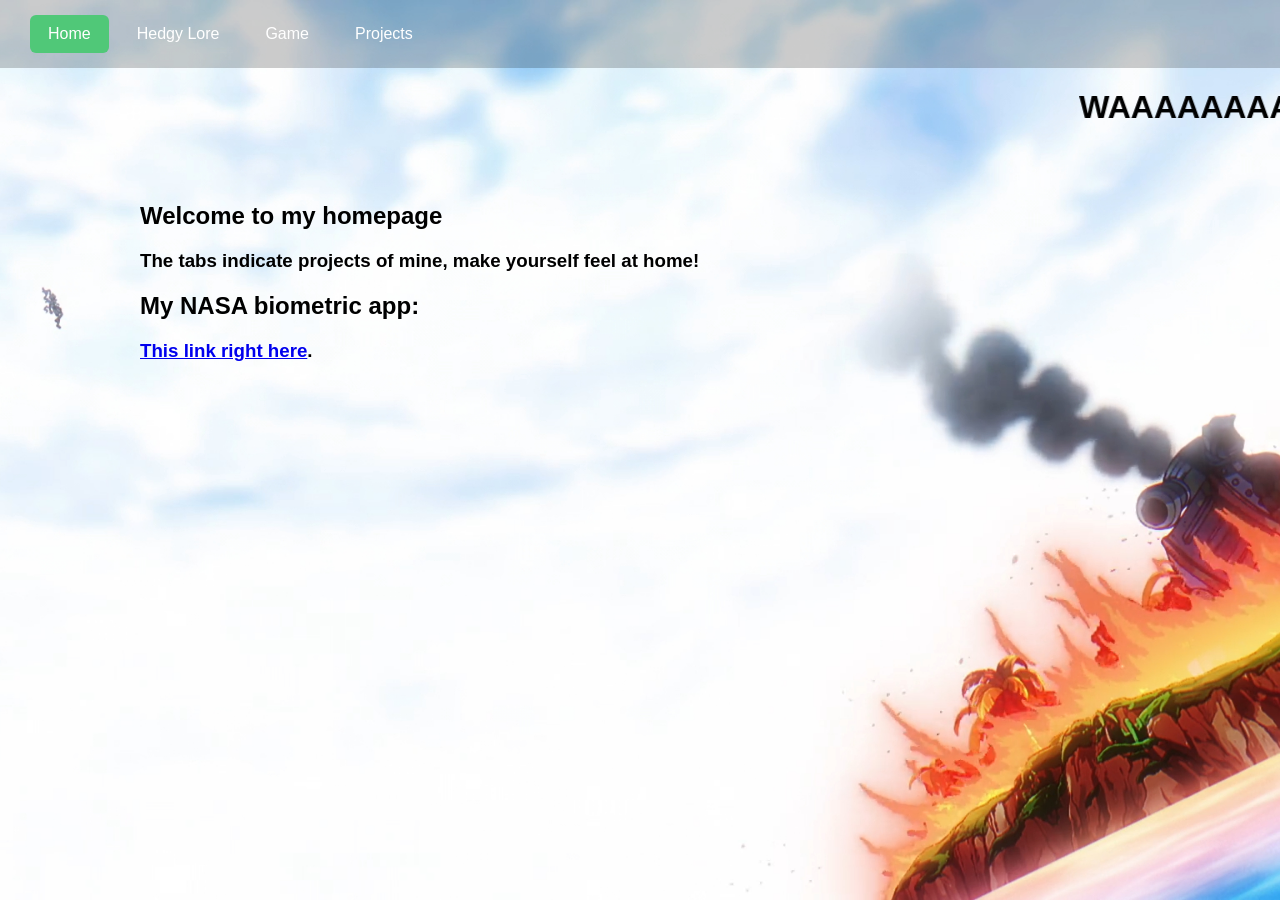
<file: index.html>
<!DOCTYPE html>
<html lang="en">
<head>
  <meta charset="UTF-8">
  <meta name="viewport" content="width=device-width, initial-scale=1.0">

  <title>Fisch</title>

  <style>
    body {
      background-image: url("bg1P.jpg");
      background-size: cover;
      background-position: center;
      background-attachment: fixed;

      min-height: 100vh;
      margin: 0;
      font-family: Arial, sans-serif;
      color: black;
    }

    nav {
      display: flex;
      gap: 10px;
      padding: 15px 30px;
      background-color: rgba(0, 0, 0, 0.2);
    }

    nav a {
      color: white;
      text-decoration: none;
      padding: 10px 18px;
      border-radius: 6px;
    }

    nav a:hover,
    nav a.active {
      background-color: #50C878;
    }

    main {
      max-width: 1000px;
      margin: auto;
      padding: 30px;
      background-color: transparent;
    }

    iframe {
      max-width: 100%;
    }

    .full-marquee {
      display: block;
      width: 100%;
    }
  </style>
</head>

<body>
  <nav>
    <a class="active" href="index.html">Home</a>
    <a href="hedgy.html">Hedgy Lore</a>
    <a href="game.html">Game</a>
    <a href="projects.html">Projects</a>
  </nav>

  <marquee scrollamount="16"> <h1><span>WAAAAAAAAAHHHHHHHHHHHHHH</span></h1> </marquee>

  <main>
    
    <h2>Welcome to my homepage</h2>

    <h3>The tabs indicate projects of mine, make yourself feel at home!</h3>

    <h2>My NASA biometric app:</h2>

    <h3><a href="https://ish-2601.github.io/Space-App-Med/">This link right here</a>.</h3>

      </div>
    </div>
  </main>
</body>
</html>
</file>
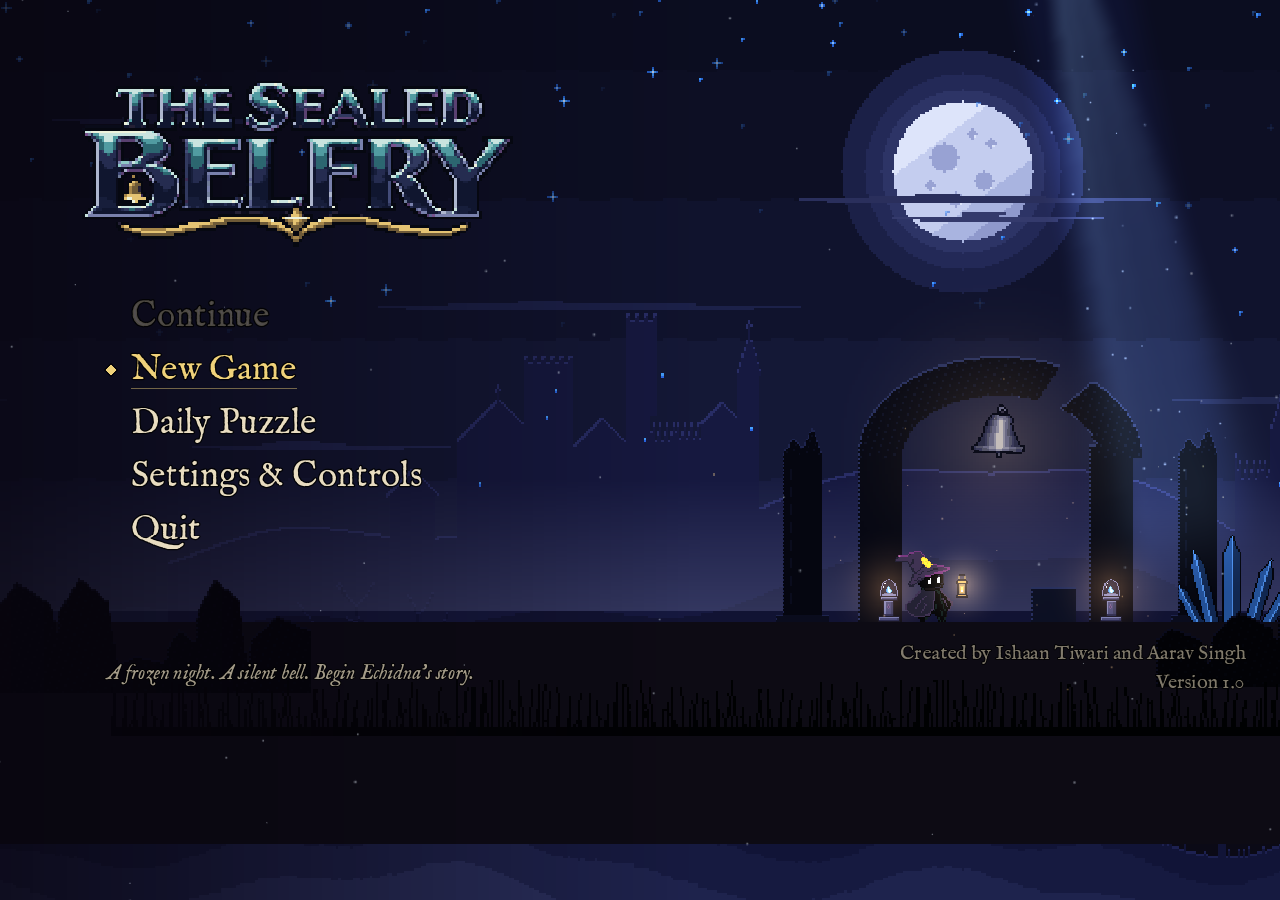
<file: sealed-belfry/index.html>
<!DOCTYPE html>
<html lang="en">
	<head>
		<meta charset="utf-8">
		<meta name="viewport" content="width=device-width, user-scalable=no, initial-scale=1.0">
		<title>The Sealed Belfry</title>
		<style>
html, body, #canvas {
	margin: 0;
	padding: 0;
	border: 0;
}

body {
	color: white;
	background-color: black;
	overflow: hidden;
	touch-action: none;
}

#canvas {
	display: block;
}

#canvas:focus {
	outline: none;
}

#status, #status-splash, #status-progress {
	position: absolute;
	left: 0;
	right: 0;
}

#status, #status-splash {
	top: 0;
	bottom: 0;
}

#status {
	background-color: #000000;
	display: flex;
	flex-direction: column;
	justify-content: center;
	align-items: center;
	visibility: hidden;
}

#status-splash {
	max-height: 100%;
	max-width: 100%;
	margin: auto;
}

#status-splash.show-image--false {
	display: none;
}

#status-splash.fullsize--true {
	height: 100%;
	width: 100%;
	object-fit: contain;
}

#status-splash.use-filter--false {
	image-rendering: pixelated;
}

#status-progress, #status-notice {
	display: none;
}

#status-progress {
	bottom: 10%;
	width: 50%;
	margin: 0 auto;
}

#status-notice {
	background-color: #5b3943;
	border-radius: 0.5rem;
	border: 1px solid #9b3943;
	color: #e0e0e0;
	font-family: 'Noto Sans', 'Droid Sans', Arial, sans-serif;
	line-height: 1.3;
	margin: 0 2rem;
	overflow: hidden;
	padding: 1rem;
	text-align: center;
	z-index: 1;
}
		</style>
		<link id="-gd-engine-icon" rel="icon" type="image/png" href="index.icon.png" />
<link rel="apple-touch-icon" href="index.apple-touch-icon.png"/>

	</head>
	<body>
		<canvas id="canvas">
			Your browser does not support the canvas tag.
		</canvas>

		<noscript>
			Your browser does not support JavaScript.
		</noscript>

		<div id="status">
			<img id="status-splash" class="show-image--true fullsize--true use-filter--false" src="index.png" alt="">
			<progress id="status-progress"></progress>
			<div id="status-notice"></div>
		</div>

		<script src="index.js"></script>
		<script>
const GODOT_CONFIG = {"args":[],"canvasResizePolicy":2,"emscriptenPoolSize":8,"ensureCrossOriginIsolationHeaders":true,"executable":"index","experimentalVK":false,"fileSizes":{"index.pck":8218424,"index.wasm":39514754},"focusCanvas":true,"gdextensionLibs":[],"godotPoolSize":4};
const GODOT_THREADS_ENABLED = false;
const engine = new Engine(GODOT_CONFIG);

(function () {
	const statusOverlay = document.getElementById('status');
	const statusProgress = document.getElementById('status-progress');
	const statusNotice = document.getElementById('status-notice');

	let initializing = true;
	let statusMode = '';

	function setStatusMode(mode) {
		if (statusMode === mode || !initializing) {
			return;
		}
		if (mode === 'hidden') {
			statusOverlay.remove();
			initializing = false;
			return;
		}
		statusOverlay.style.visibility = 'visible';
		statusProgress.style.display = mode === 'progress' ? 'block' : 'none';
		statusNotice.style.display = mode === 'notice' ? 'block' : 'none';
		statusMode = mode;
	}

	function setStatusNotice(text) {
		while (statusNotice.lastChild) {
			statusNotice.removeChild(statusNotice.lastChild);
		}
		const lines = text.split('\n');
		lines.forEach((line) => {
			statusNotice.appendChild(document.createTextNode(line));
			statusNotice.appendChild(document.createElement('br'));
		});
	}

	function displayFailureNotice(err) {
		console.error(err);
		if (err instanceof Error) {
			setStatusNotice(err.message);
		} else if (typeof err === 'string') {
			setStatusNotice(err);
		} else {
			setStatusNotice('An unknown error occurred.');
		}
		setStatusMode('notice');
		initializing = false;
	}

	const missing = Engine.getMissingFeatures({
		threads: GODOT_THREADS_ENABLED,
	});

	if (missing.length !== 0) {
		if (GODOT_CONFIG['serviceWorker'] && GODOT_CONFIG['ensureCrossOriginIsolationHeaders'] && 'serviceWorker' in navigator) {
			let serviceWorkerRegistrationPromise;
			try {
				serviceWorkerRegistrationPromise = navigator.serviceWorker.getRegistration();
			} catch (err) {
				serviceWorkerRegistrationPromise = Promise.reject(new Error('Service worker registration failed.'));
			}
			// There's a chance that installing the service worker would fix the issue
			Promise.race([
				serviceWorkerRegistrationPromise.then((registration) => {
					if (registration != null) {
						return Promise.reject(new Error('Service worker already exists.'));
					}
					return registration;
				}).then(() => engine.installServiceWorker()),
				// For some reason, `getRegistration()` can stall
				new Promise((resolve) => {
					setTimeout(() => resolve(), 2000);
				}),
			]).then(() => {
				// Reload if there was no error.
				window.location.reload();
			}).catch((err) => {
				console.error('Error while registering service worker:', err);
			});
		} else {
			// Display the message as usual
			const missingMsg = 'Error\nThe following features required to run Godot projects on the Web are missing:\n';
			displayFailureNotice(missingMsg + missing.join('\n'));
		}
	} else {
		setStatusMode('progress');
		engine.startGame({
			'onProgress': function (current, total) {
				if (current > 0 && total > 0) {
					statusProgress.value = current;
					statusProgress.max = total;
				} else {
					statusProgress.removeAttribute('value');
					statusProgress.removeAttribute('max');
				}
			},
		}).then(() => {
			setStatusMode('hidden');
		}, displayFailureNotice);
	}
}());
		</script>
	</body>
</html>
</file>
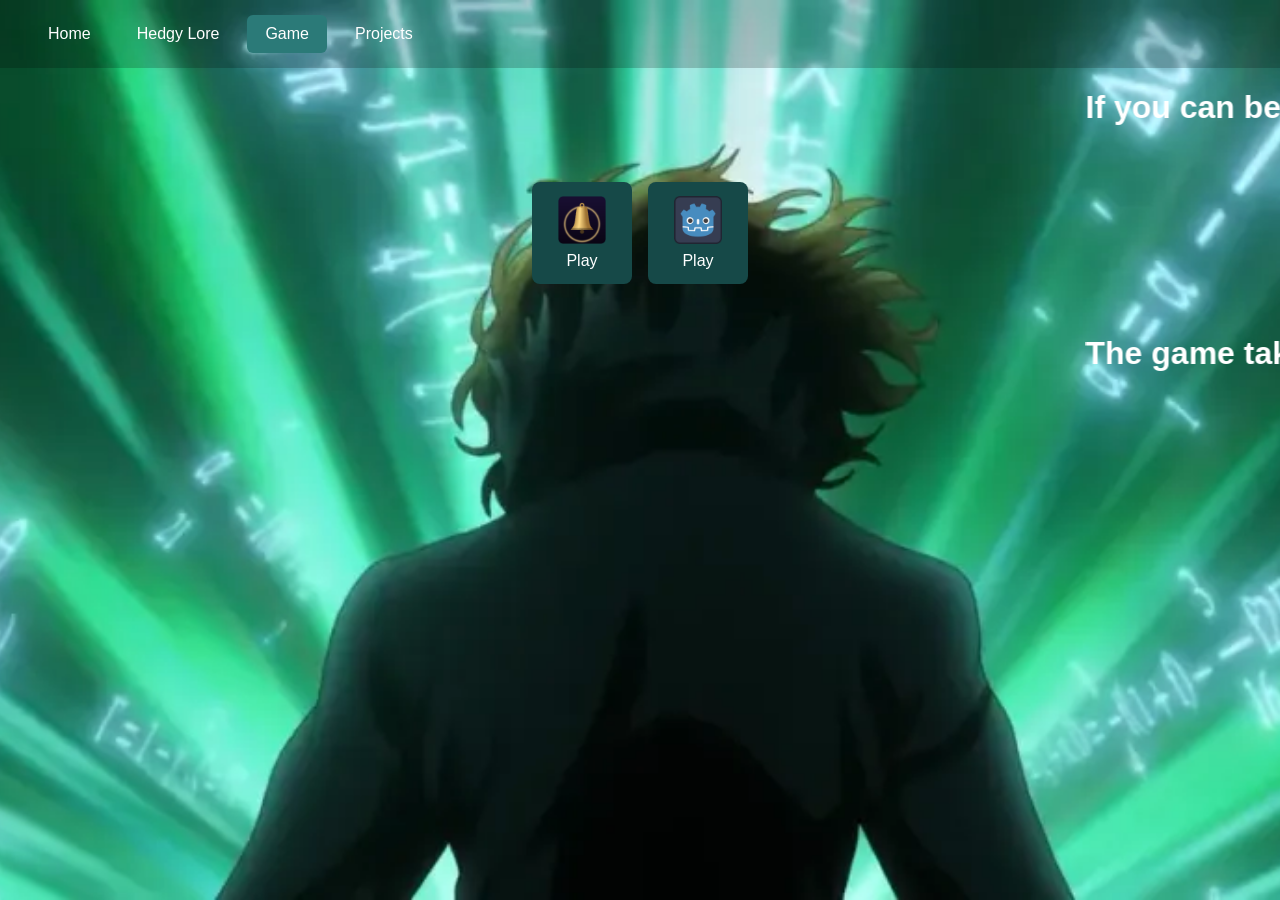
<file: game.html>
<!DOCTYPE html>
<html lang="en">
<head>
  <meta charset="UTF-8">
  <meta name="viewport" content="width=device-width, initial-scale=1.0">

  <title>Inconspicuous Homework</title>

  <style>
    body {
      background-image: url("G.png");
      background-size: cover;
      background-position: center;
      background-attachment: fixed;

      min-height: 100vh;
      margin: 0;
      font-family: Arial, sans-serif;
      color: white;
    }

    nav {
      display: flex;
      gap: 10px;
      padding: 15px 30px;
      background-color: rgba(0, 0, 0, 0.2);
    }

    nav a {
      color: white;
      text-decoration: none;
      padding: 10px 18px;
      border-radius: 6px;
    }

    nav a:hover,
    nav a.active {
      background-color: #2B7A78;
    }

    main {
      max-width: 1000px;
      margin: auto;
      padding: 30px;
      background-color: transparent;
    }

    .game-options {
      display: flex;
      justify-content: center;
      flex-wrap: wrap;
      gap: 16px;
    }

    .game-options button {
      display: grid;
      justify-items: center;
      gap: 8px;
      min-width: 100px;
      padding: 12px 16px;
      border: 2px solid transparent;
      border-radius: 8px;
      background: #164948;
      color: white;
      font: inherit;
      cursor: pointer;
    }

    .game-options button:hover,
    .game-options button[aria-pressed="true"] {
      background: #2B7A78;
      border-color: white;
    }

    .game-options img {
      width: 48px;
      height: 48px;
    }

    .game-player iframe {
      display: block;
      width: 100%;
      max-width: 960px;
      aspect-ratio: 16 / 9;
      margin: 20px auto 0;
      border: none;
      background-color: black;
    }
  </style>
</head>

<body>
  <nav>
    <a href="index.html">Home</a>
    <a href="hedgy.html">Hedgy Lore</a>
    <a class="active" href="game.html">Game</a>
    <a href="projects.html">Projects</a>
  </nav>
  
  <marquee scrollamount="16"><h1><span>If you can beat this game I'll be shocked</span></h1></marquee>
  
  <main>
    <div class="game-options">
      <button type="button" data-game="sealed-belfry/index.html" aria-label="Play The Sealed Belfry" aria-controls="game-player" aria-pressed="false">
        <img src="sealed-belfry/index.icon.png" alt="" width="48" height="48">
        Play
      </button>
      <button type="button" data-game="game-build/index.html" aria-label="Play Hackathon Project" aria-controls="game-player" aria-pressed="false">
        <img src="game-build/index.icon.png" alt="" width="48" height="48">
        Play
      </button>
    </div>

    <div class="game-player" id="game-player"></div>
  </main>

  <marquee scrollamount="16"><h1><span>The game takes a really long time to load on first visit, please be extremely patient!</span></h1></marquee>
  
  <script>
    "use strict";

    const player = document.querySelector("#game-player");
    const playButtons = document.querySelectorAll(".game-options button");

    for (const button of playButtons) {
      button.addEventListener("click", () => {
        if (button.getAttribute("aria-pressed") === "true") return;

        const frame = document.createElement("iframe");
        frame.title = button.getAttribute("aria-label");
        frame.allow = "autoplay; fullscreen";
        frame.allowFullscreen = true;
        frame.src = button.dataset.game;
        player.replaceChildren(frame);

        for (const playButton of playButtons) {
          playButton.setAttribute("aria-pressed", String(playButton === button));
        }
      });
    }
  </script>
</body>
</html>
</file>
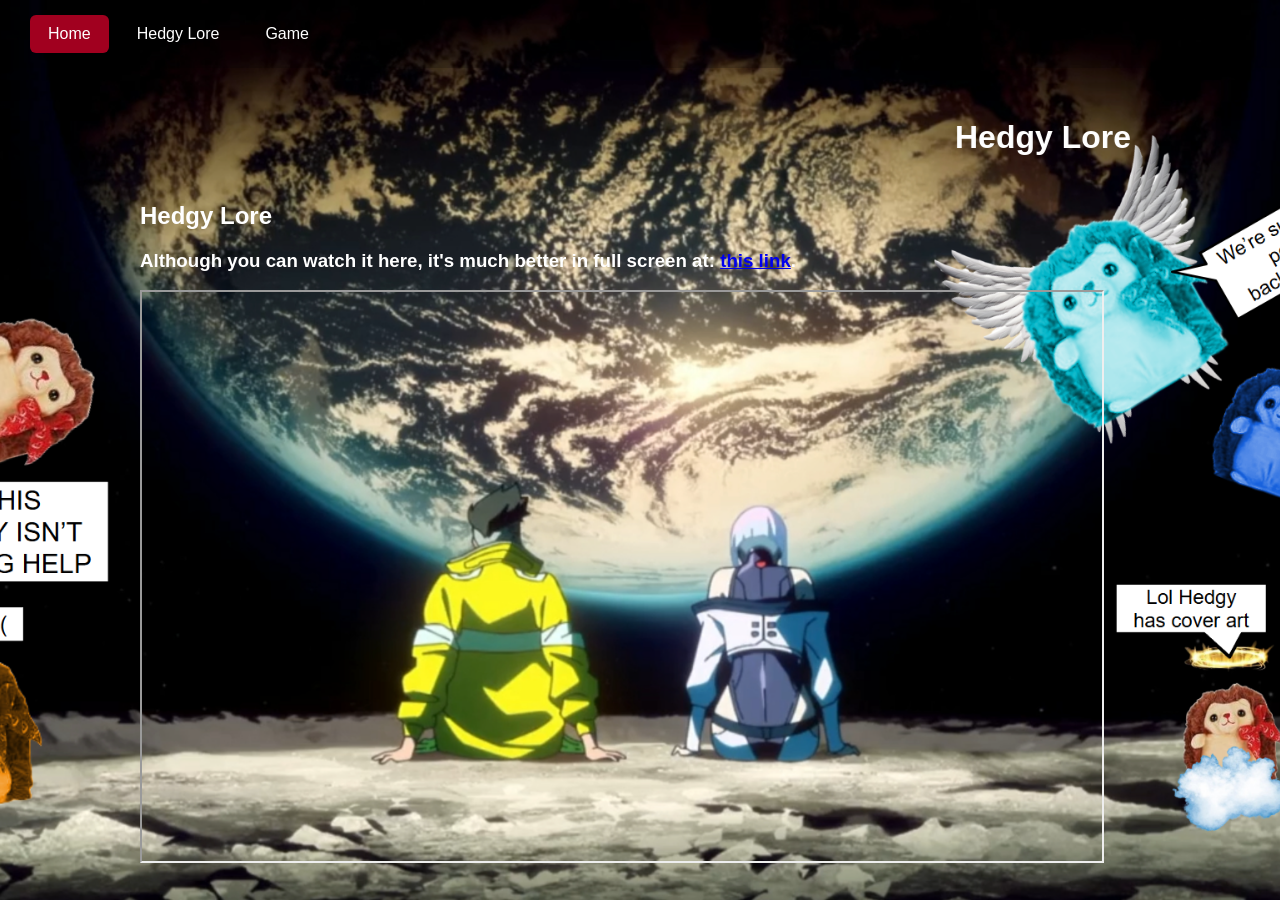
<file: hdgy.html>
<!DOCTYPE html>
<html lang="en">
<head>
  <meta charset="UTF-8">
  <meta name="viewport" content="width=device-width, initial-scale=1.0">

  <title>Fisch</title>

  <style>
    body {
      background-image: url("HL.png");
      background-size: cover;
      background-position: center;
      background-attachment: fixed;

      min-height: 100vh;
      margin: 0;
      font-family: Arial, sans-serif;
      color: white;
    }

    nav {
      display: flex;
      gap: 10px;
      padding: 15px 30px;
      background-color: rgba(0, 0, 0, 0.2);
    }

    nav a {
      color: white;
      text-decoration: none;
      padding: 10px 18px;
      border-radius: 6px;
    }

    nav a:hover,
    nav a.active {
      background-color: #A1001F;
    }

    main {
      max-width: 1000px;
      margin: auto;
      padding: 30px;
      background-color: transparent;
    }

    iframe {
      max-width: 100%;
    }

  </style>
</head>

<body>
  <nav>
    <a class="active" href="index.html">Home</a>
    <a href="hedgy.html">Hedgy Lore</a>
    <a href="game/">Game</a>
  </nav>

  <main>
    <marquee scrollamount="16"><h1><span>Hedgy Lore is a labor of love in the making by yours truly</span></h1></marquee>

    <h2>Hedgy Lore</h2>

    <h3>
      Although you can watch it here, it's much better in full screen at:
      <a href="https://docs.google.com/presentation/d/e/2PACX-1vQfvQ3gxWR2er2-Oc4E1vSGHHC9htc4C4mqv3OQZbJFIILeoyK8N1IsWemwjJwEGKY2fsskquh_T1fz/pub?start=true&loop=false&delayms=15000">this link</a>.
    </h3>

    <iframe src="https://docs.google.com/presentation/d/e/2PACX-1vQfvQ3gxWR2er2-Oc4E1vSGHHC9htc4C4mqv3OQZbJFIILeoyK8N1IsWemwjJwEGKY2fsskquh_T1fz/pubembed?start=false&loop=false&delayms=3000" frameborder="3" width="960" height="569" allowfullscreen="true" mozallowfullscreen="true" webkitallowfullscreen="true"></iframe>

  </main>
</body>
</html>
</file>
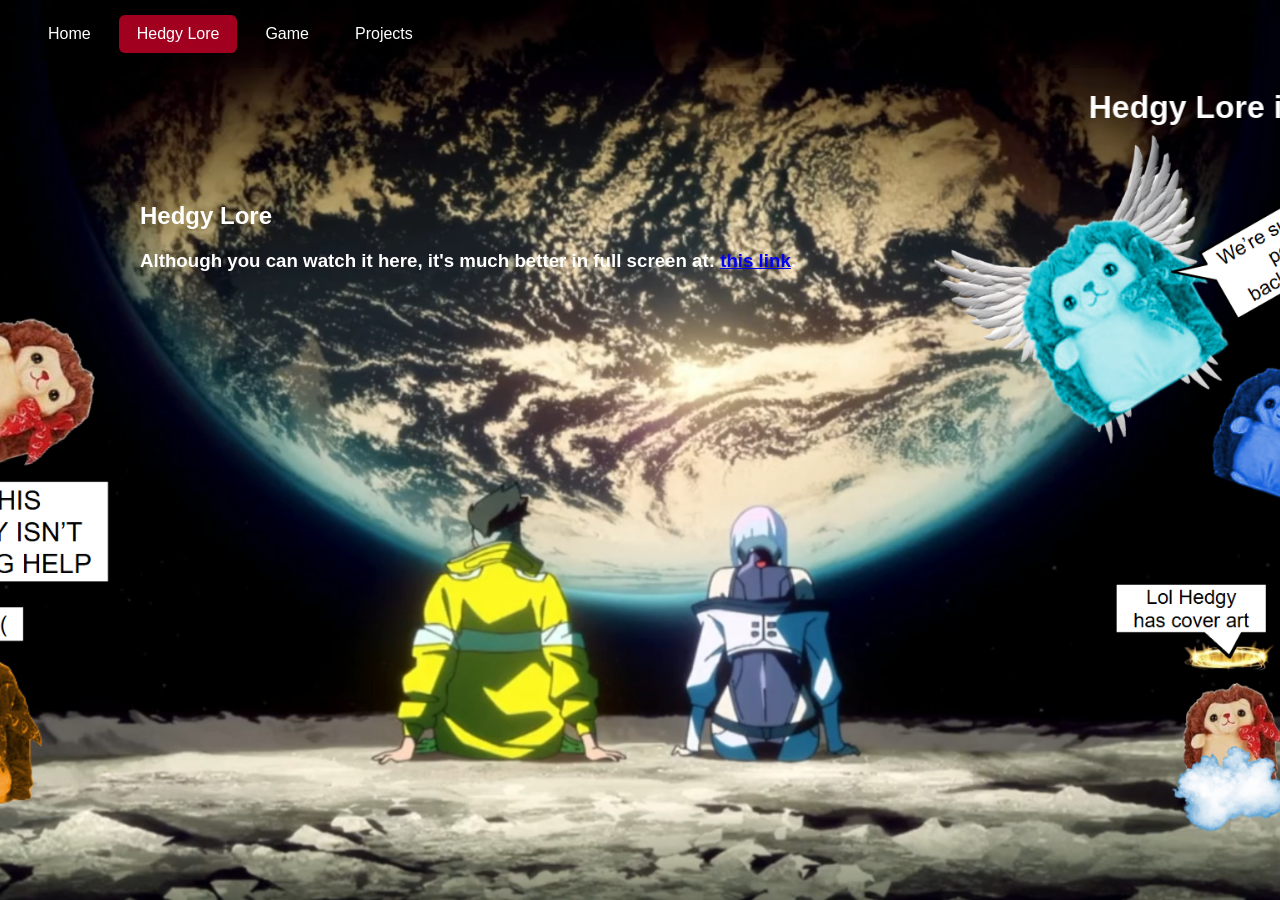
<file: hedgy.html>
<!DOCTYPE html>
<html lang="en">
<head>
  <meta charset="UTF-8">
  <meta name="viewport" content="width=device-width, initial-scale=1.0">

  <title>Peak Content</title>

  <style>
    body {
      background-image: url("HL.png");
      background-size: cover;
      background-position: center;
      background-attachment: fixed;

      min-height: 100vh;
      margin: 0;
      font-family: Arial, sans-serif;
      color: white;
    }

    nav {
      display: flex;
      gap: 10px;
      padding: 15px 30px;
      background-color: rgba(0, 0, 0, 0.2);
    }

    nav a {
      color: white;
      text-decoration: none;
      padding: 10px 18px;
      border-radius: 6px;
    }

    nav a:hover,
    nav a.active {
      background-color: #A1001F;
    }

    main {
      max-width: 1000px;
      margin: auto;
      padding: 30px;
      background-color: transparent;
    }

    iframe {
      max-width: 100%;
    }
    
    .full-marquee {
      display: block;
      width: 100%;
    }

  </style>
</head>

<body>
  <nav>
    <a href="index.html">Home</a>
    <a class="active" href="hedgy.html">Hedgy Lore</a>
    <a href="game.html">Game</a>
    <a href="projects.html">Projects</a>
  </nav>

  <marquee scrollamount="16"><h1><span>Hedgy Lore is a labor of love in the making by yours truly</span></h1></marquee>
  
  <main>

    <h2>Hedgy Lore</h2>

    <h3>
      Although you can watch it here, it's much better in full screen at:
      <a href="https://docs.google.com/presentation/d/e/2PACX-1vQfvQ3gxWR2er2-Oc4E1vSGHHC9htc4C4mqv3OQZbJFIILeoyK8N1IsWemwjJwEGKY2fsskquh_T1fz/pub?start=true&loop=false&delayms=15000">this link</a>.
    </h3>

    <iframe src="https://docs.google.com/presentation/d/e/2PACX-1vQfvQ3gxWR2er2-Oc4E1vSGHHC9htc4C4mqv3OQZbJFIILeoyK8N1IsWemwjJwEGKY2fsskquh_T1fz/pubembed?start=false&loop=false&delayms=3000" frameborder="0" width="960" height="569" allowfullscreen="true" mozallowfullscreen="true" webkitallowfullscreen="true"></iframe>

  </main>
</body>
</html>
</file>
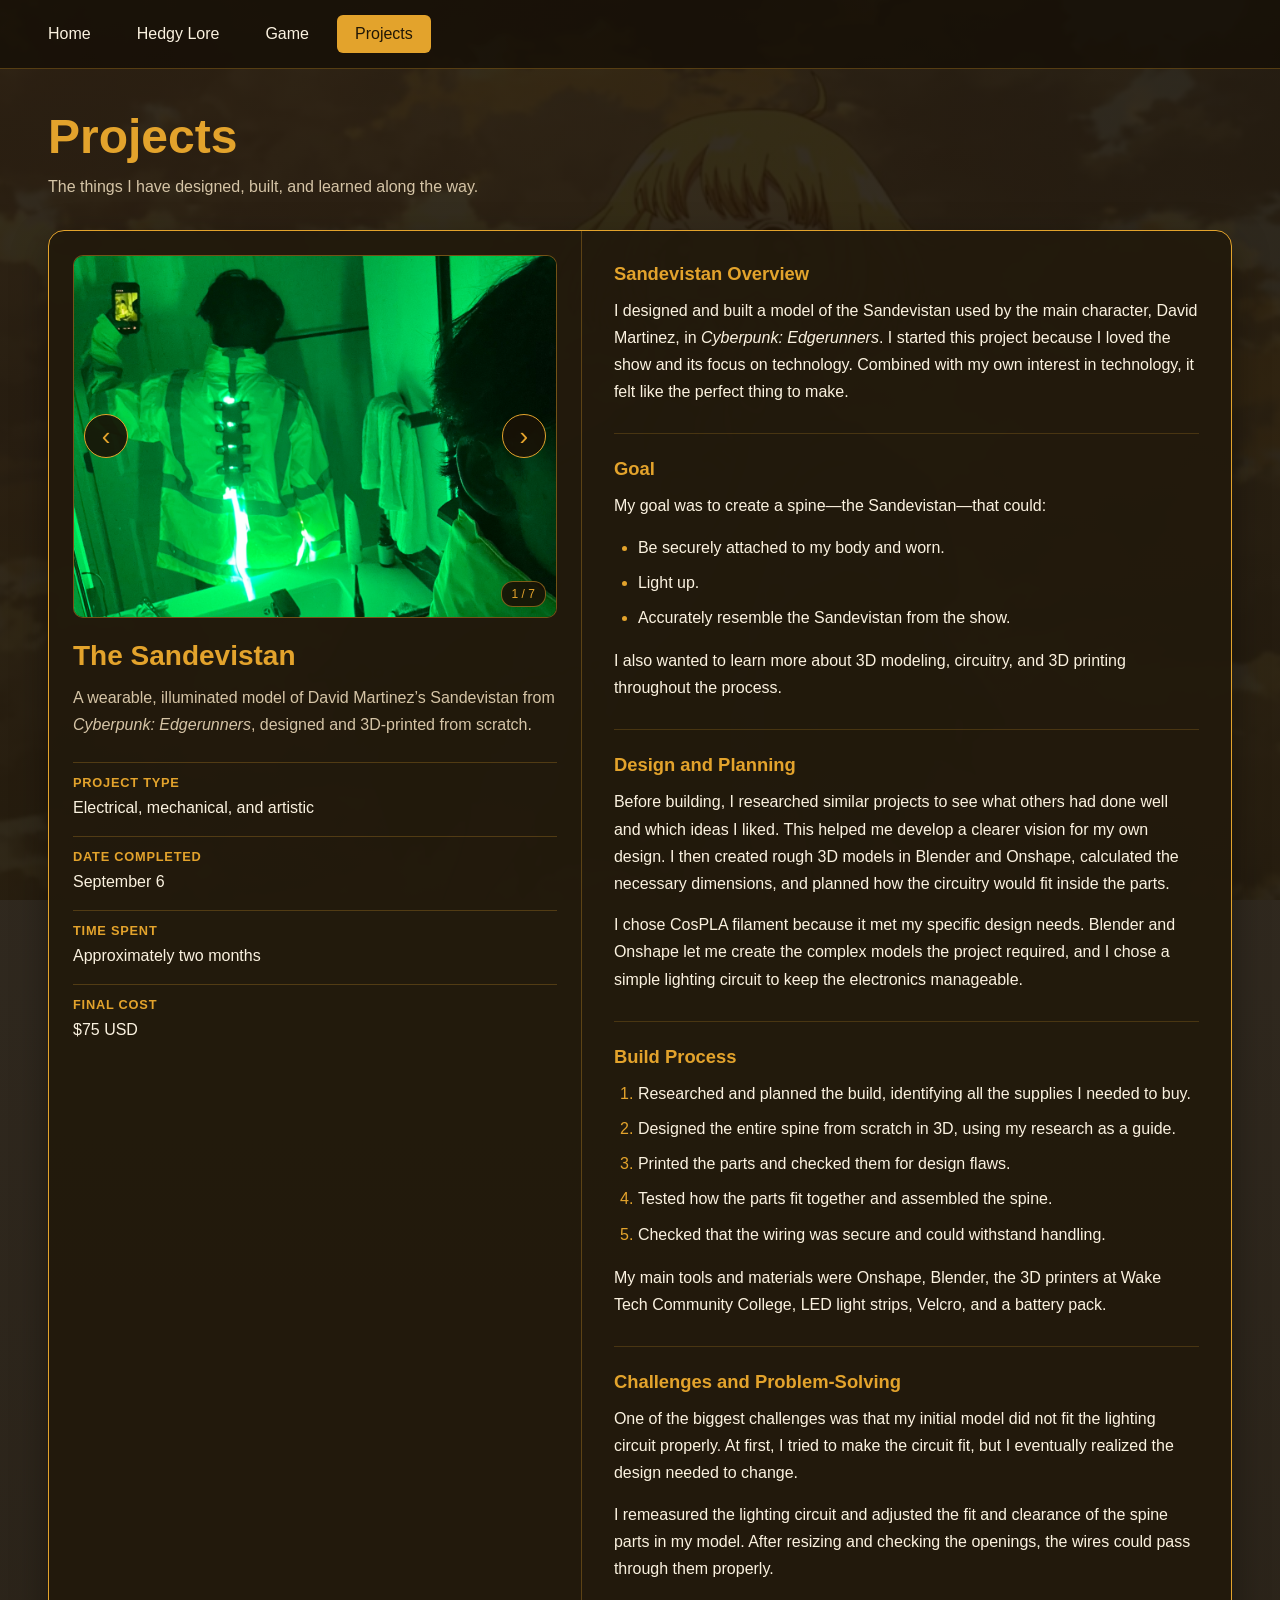
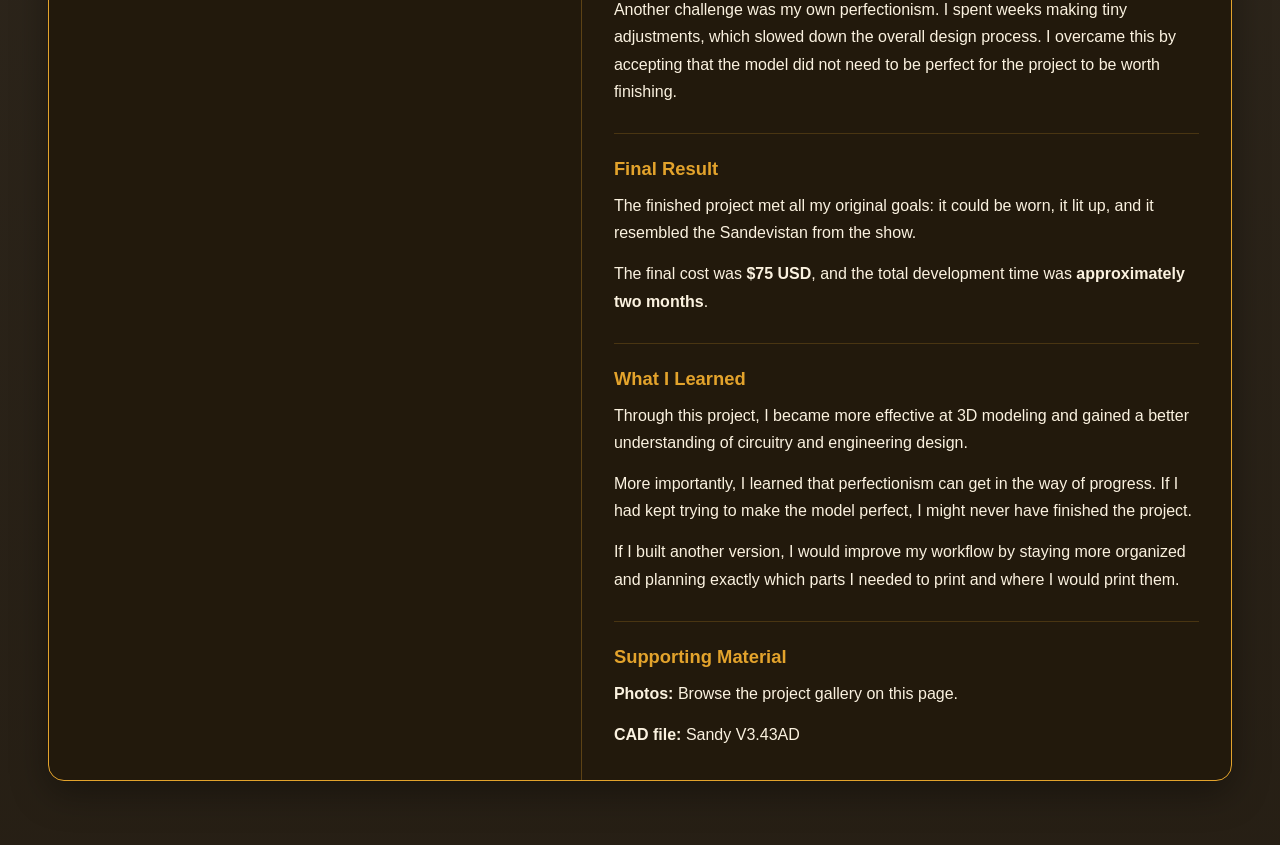
<file: projects.html>
<!DOCTYPE html>
<html lang="en">
<head>
  <meta charset="UTF-8">
  <meta name="viewport" content="width=device-width, initial-scale=1.0">

  <title>Projects</title>

  <style>
    :root {
      --accent: #E3A32C;
      --text: #FBF2E0;
      --muted: #D5C4A6;
    }

    * { box-sizing: border-box; }

    body {
      background: linear-gradient(rgba(25, 17, 6, 0.88), rgba(25, 17, 6, 0.94)), url("PB.jpg") center / cover fixed;
      min-height: 100vh;
      margin: 0;
      font-family: Arial, sans-serif;
      color: var(--text);
    }

    nav {
      display: flex;
      flex-wrap: wrap;
      gap: 10px;
      padding: 15px 30px;
      background: rgba(20, 14, 5, 0.8);
      border-bottom: 1px solid rgba(227, 163, 44, 0.3);
    }

    nav a {
      color: var(--text);
      text-decoration: none;
      padding: 10px 18px;
      border-radius: 6px;
    }

    nav a:hover,
    nav a.active {
      background: var(--accent);
      color: #211706;
    }

    a:focus-visible, button:focus-visible {
      outline: 3px solid var(--accent);
      outline-offset: 4px;
    }

    main {
      width: 100%;
      max-width: 1440px;
      margin: auto;
      padding: 40px 48px 64px;
    }

    .page-heading { margin-bottom: 30px; }
    h1 { margin: 0 0 10px; color: var(--accent); font-size: clamp(2rem, 5vw, 3rem); }
    .page-heading p { margin: 0; color: var(--muted); line-height: 1.6; }

    .project-card {
      display: grid;
      grid-template-columns: minmax(0, 0.9fr) minmax(0, 1.1fr);
      align-items: start;
      background: rgba(34, 25, 12, 0.96);
      border: 1px solid var(--accent);
      border-radius: 16px;
      box-shadow: 0 12px 36px rgba(0, 0, 0, 0.35);
    }

    .project-visual {
      position: sticky;
      top: 24px;
      min-width: 0;
      padding: 24px;
    }

    .project-gallery {
      position: relative;
      width: 100%;
      aspect-ratio: 4 / 3;
      overflow: hidden;
      border: 1px solid rgba(227, 163, 44, 0.45);
      border-radius: 10px;
      background: #171106;
    }

    .gallery-image { display: none; width: 100%; height: 100%; object-fit: cover; }
    .gallery-image.active { display: block; }

    .gallery-button {
      position: absolute;
      top: 50%;
      width: 44px;
      height: 44px;
      padding: 0;
      transform: translateY(-50%);
      border: 1px solid var(--accent);
      border-radius: 50%;
      background: rgba(25, 17, 6, 0.9);
      color: var(--accent);
      font-size: 26px;
      line-height: 1;
      cursor: pointer;
    }

    .gallery-button:hover,
    .gallery-button:focus-visible { background: var(--accent); color: #211706; }
    .gallery-button.previous { left: 10px; }
    .gallery-button.next { right: 10px; }

    .gallery-count {
      position: absolute;
      right: 10px;
      bottom: 10px;
      padding: 5px 10px;
      border: 1px solid rgba(227, 163, 44, 0.5);
      border-radius: 12px;
      background: rgba(25, 17, 6, 0.9);
      color: var(--accent);
      font-size: 12px;
    }

    .project-details { padding-top: 22px; }
    .project-card h2 { margin: 0 0 12px; color: var(--accent); font-size: 1.75rem; }
    .project-card p, .project-card li { line-height: 1.7; }
    .project-card p { margin: 0 0 14px; }
    .project-details > p { color: var(--muted); }

    .project-facts { display: grid; gap: 16px; margin: 24px 0 0; }
    .project-facts div { border-top: 1px solid rgba(227, 163, 44, 0.25); padding-top: 12px; }
    dt { color: var(--accent); font-size: 0.8rem; font-weight: bold; letter-spacing: 0.06em; text-transform: uppercase; }
    dd { margin: 6px 0 0; line-height: 1.5; }

    .project-description {
      min-width: 0;
      padding: 32px;
      border-left: 1px solid rgba(227, 163, 44, 0.3);
      overflow-wrap: anywhere;
    }

    .project-description section + section { margin-top: 28px; padding-top: 24px; border-top: 1px solid rgba(227, 163, 44, 0.2); }
    .project-description h3 { margin: 0 0 12px; color: var(--accent); font-size: 1.15rem; }
    .project-description ul, .project-description ol { margin: 12px 0 16px; padding-left: 24px; }
    .project-description li + li { margin-top: 8px; }
    .project-description li::marker { color: var(--accent); }
    .project-description section > :last-child { margin-bottom: 0; }

    @media (max-width: 900px) {
      main { padding: 30px 20px 48px; }
      .project-card { grid-template-columns: minmax(0, 1fr); }
      .project-visual { position: static; }
      .project-description { border-left: 0; border-top: 1px solid rgba(227, 163, 44, 0.3); padding: 24px; }
    }

    @media (max-width: 480px) {
      main { padding: 24px 12px 40px; }
      nav { padding: 12px; gap: 4px; }
      nav a { padding: 10px 12px; }
      .project-visual, .project-description { padding: 18px; }
    }
  </style>
</head>

<body>
  <nav>
    <a href="index.html">Home</a>
    <a href="hedgy.html">Hedgy Lore</a>
    <a href="game.html">Game</a>
    <a class="active" href="projects.html" aria-current="page">Projects</a>
  </nav>

  <main>

    <header class="page-heading">
      <h1>Projects</h1>
      <p>The things I have designed, built, and learned along the way.</p>
    </header>

    <div class="projects-grid">

      <article class="project-card" aria-labelledby="sandevistan-title">
        <div class="project-visual">
        <div class="project-gallery" aria-label="Sandevistan project photos">
          <img class="gallery-image active" src="assets/projects/sandevistan/IMG_0528.jpeg" alt="Completed Sandevistan costume glowing green while being worn">
          <img class="gallery-image" src="assets/projects/sandevistan/IMG_0525.jpeg" alt="Sandevistan model with its green lights switched on">
          <img class="gallery-image" src="assets/projects/sandevistan/F3AB383F-470F-461F-8691-DCC5BC21E8A7.jpeg" alt="Assembled Sandevistan model held upright">
          <img class="gallery-image" src="assets/projects/sandevistan/IMG_0508.jpeg" alt="Early assembled Sandevistan prototype">
          <img class="gallery-image" src="assets/projects/sandevistan/IMG_0524.jpeg" alt="Painted Sandevistan sections laid out before final assembly">
          <img class="gallery-image" src="assets/projects/sandevistan/IMG_9933.jpeg" alt="Sandevistan printed parts and connector pieces">
          <img class="gallery-image" src="assets/projects/sandevistan/IMG_9836.jpeg" alt="Small 3D-printed connector components">
          <button class="gallery-button previous" type="button" aria-label="Previous photo">&#8249;</button>
          <button class="gallery-button next" type="button" aria-label="Next photo">&#8250;</button>
          <span class="gallery-count" aria-live="polite">1 / 7</span>
        </div>
        <div class="project-details">
          <h2 id="sandevistan-title">The Sandevistan</h2>
          <p>A wearable, illuminated model of David Martinez’s Sandevistan from <cite>Cyberpunk: Edgerunners</cite>, designed and 3D-printed from scratch.</p>
          <dl class="project-facts">
            <div><dt>Project type</dt><dd>Electrical, mechanical, and artistic</dd></div>
            <div><dt>Date completed</dt><dd>September 6</dd></div>
            <div><dt>Time spent</dt><dd>Approximately two months</dd></div>
            <div><dt>Final cost</dt><dd>$75 USD</dd></div>
          </dl>
        </div>
        </div>

        <div class="project-description">
          <section>
            <h3>Sandevistan Overview</h3>
            <p>I designed and built a model of the Sandevistan used by the main character, David Martinez, in <cite>Cyberpunk: Edgerunners</cite>. I started this project because I loved the show and its focus on technology. Combined with my own interest in technology, it felt like the perfect thing to make.</p>
          </section>
          <section>
            <h3>Goal</h3>
            <p>My goal was to create a spine—the Sandevistan—that could:</p>
            <ul>
              <li>Be securely attached to my body and worn.</li>
              <li>Light up.</li>
              <li>Accurately resemble the Sandevistan from the show.</li>
            </ul>
            <p>I also wanted to learn more about 3D modeling, circuitry, and 3D printing throughout the process.</p>
          </section>
          <section>
            <h3>Design and Planning</h3>
            <p>Before building, I researched similar projects to see what others had done well and which ideas I liked. This helped me develop a clearer vision for my own design. I then created rough 3D models in Blender and Onshape, calculated the necessary dimensions, and planned how the circuitry would fit inside the parts.</p>
            <p>I chose CosPLA filament because it met my specific design needs. Blender and Onshape let me create the complex models the project required, and I chose a simple lighting circuit to keep the electronics manageable.</p>
          </section>
          <section>
            <h3>Build Process</h3>
            <ol>
              <li>Researched and planned the build, identifying all the supplies I needed to buy.</li>
              <li>Designed the entire spine from scratch in 3D, using my research as a guide.</li>
              <li>Printed the parts and checked them for design flaws.</li>
              <li>Tested how the parts fit together and assembled the spine.</li>
              <li>Checked that the wiring was secure and could withstand handling.</li>
            </ol>
            <p>My main tools and materials were Onshape, Blender, the 3D printers at Wake Tech Community College, LED light strips, Velcro, and a battery pack.</p>
          </section>
          <section>
            <h3>Challenges and Problem-Solving</h3>
            <p>One of the biggest challenges was that my initial model did not fit the lighting circuit properly. At first, I tried to make the circuit fit, but I eventually realized the design needed to change.</p>
            <p>I remeasured the lighting circuit and adjusted the fit and clearance of the spine parts in my model. After resizing and checking the openings, the wires could pass through them properly.</p>
            <p>Another challenge was my own perfectionism. I spent weeks making tiny adjustments, which slowed down the overall design process. I overcame this by accepting that the model did not need to be perfect for the project to be worth finishing.</p>
          </section>
          <section>
            <h3>Final Result</h3>
            <p>The finished project met all my original goals: it could be worn, it lit up, and it resembled the Sandevistan from the show.</p>
            <p>The final cost was <strong>$75 USD</strong>, and the total development time was <strong>approximately two months</strong>.</p>
          </section>
          <section>
            <h3>What I Learned</h3>
            <p>Through this project, I became more effective at 3D modeling and gained a better understanding of circuitry and engineering design.</p>
            <p>More importantly, I learned that perfectionism can get in the way of progress. If I had kept trying to make the model perfect, I might never have finished the project.</p>
            <p>If I built another version, I would improve my workflow by staying more organized and planning exactly which parts I needed to print and where I would print them.</p>
          </section>
          <section>
            <h3>Supporting Material</h3>
            <p><strong>Photos:</strong> Browse the project gallery on this page.</p>
            <p><strong>CAD file:</strong> Sandy V3.43AD</p>
          </section>
        </div>
      </article>

    </div>
  </main>

  <script>
    const gallery = document.querySelector('.project-gallery');
    const images = [...gallery.querySelectorAll('.gallery-image')];
    const count = gallery.querySelector('.gallery-count');
    let currentImage = 0;

    function showImage(index) {
      images[currentImage].classList.remove('active');
      currentImage = (index + images.length) % images.length;
      images[currentImage].classList.add('active');
      count.textContent = `${currentImage + 1} / ${images.length}`;
    }

    gallery.querySelector('.previous').addEventListener('click', () => showImage(currentImage - 1));
    gallery.querySelector('.next').addEventListener('click', () => showImage(currentImage + 1));
  </script>
</body>
</html>
</file>
